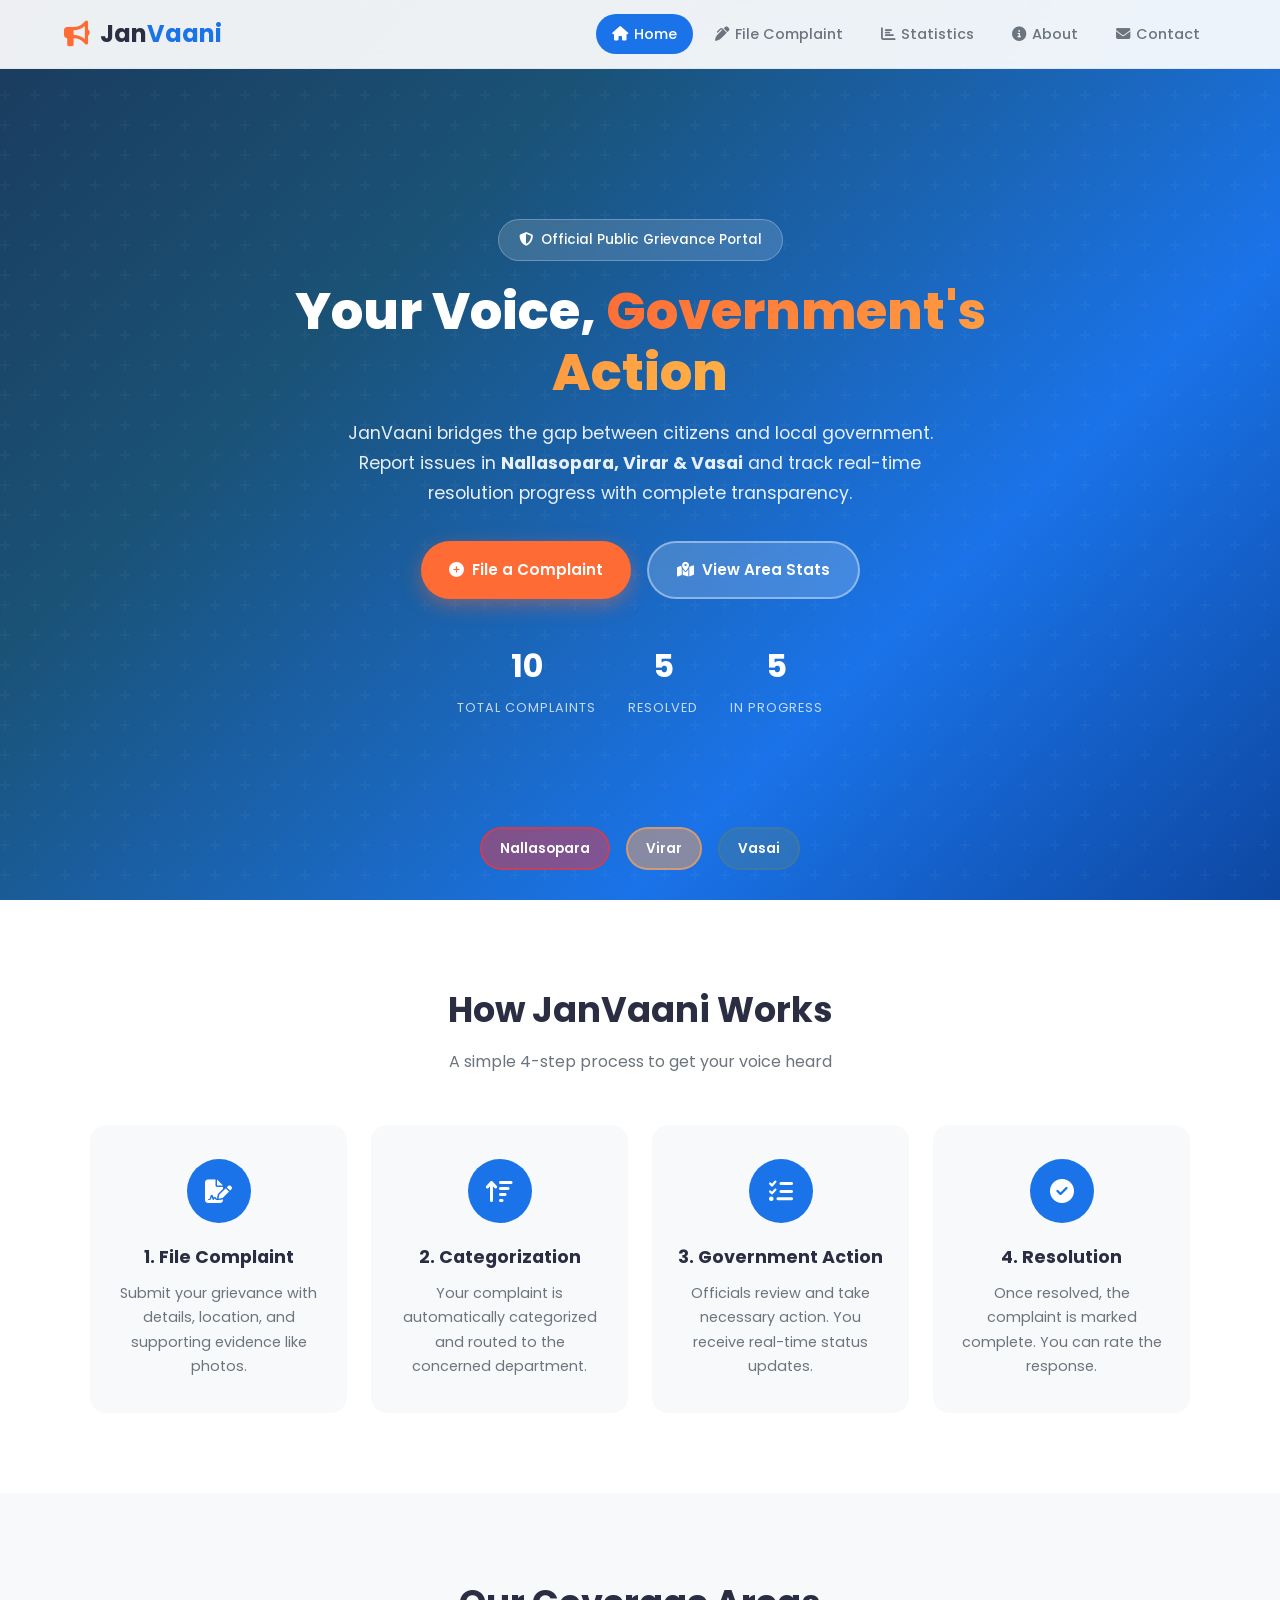
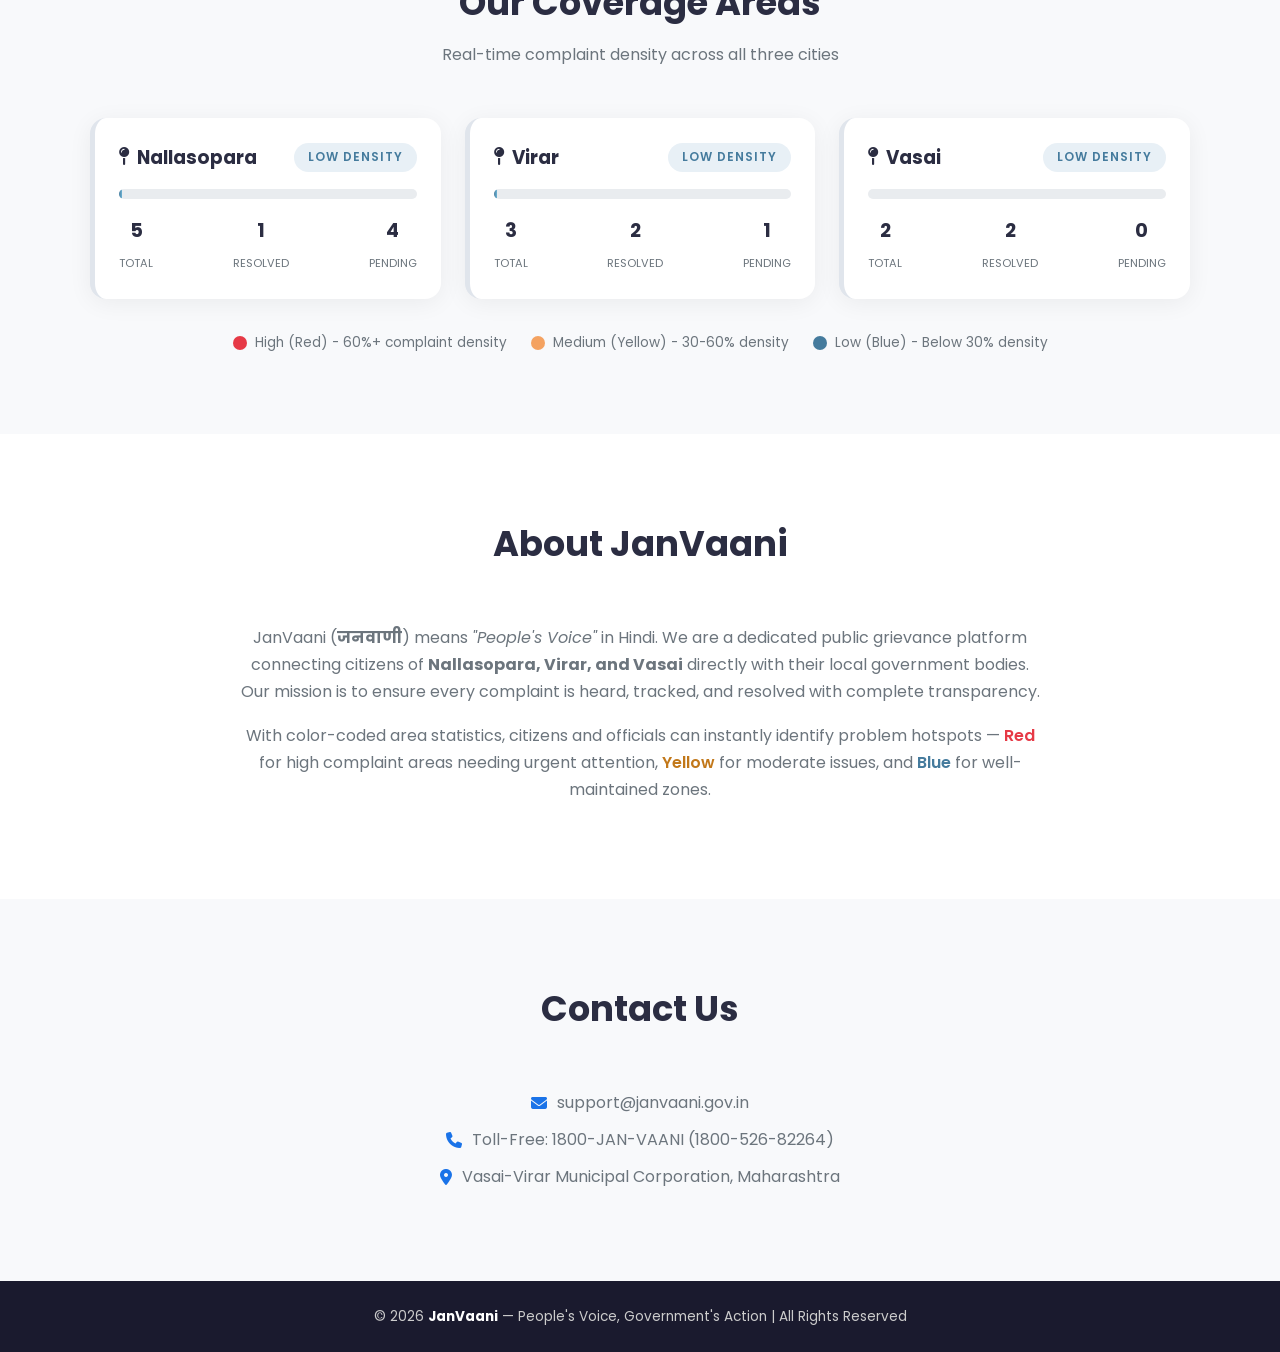
<file: index.html>
<!DOCTYPE html>
<html lang="en">
<head>
    <meta charset="UTF-8">
    <meta name="viewport" content="width=device-width, initial-scale=1.0">
    <title>JanVaani - People's Voice, Government's Action</title>
    <link rel="stylesheet" href="style.css">
    <link href="https://fonts.googleapis.com/css2?family=Poppins:wght@300;400;500;600;700;800&display=swap" rel="stylesheet">
    <link rel="stylesheet" href="https://cdnjs.cloudflare.com/ajax/libs/font-awesome/6.4.0/css/all.min.css">
</head>
<body>
    <!-- Navigation Bar -->
    <nav class="navbar" id="navbar">
        <div class="nav-container">
            <div class="logo">
                <i class="fas fa-bullhorn"></i>
                <span>Jan<span class="logo-highlight">Vaani</span></span>
            </div>
            <div class="nav-links" id="navLinks">
                <a href="index.html" class="active"><i class="fas fa-home"></i> Home</a>
                <a href="complaint.html"><i class="fas fa-pen-alt"></i> File Complaint</a>
                <a href="stats.html"><i class="fas fa-chart-bar"></i> Statistics</a>
                <a href="#about"><i class="fas fa-info-circle"></i> About</a>
                <a href="#contact"><i class="fas fa-envelope"></i> Contact</a>
            </div>
            <div class="hamburger" id="hamburger">
                <span></span><span></span><span></span>
            </div>
        </div>
    </nav>

    <!-- Hero Section -->
    <section class="hero">
        <div class="hero-overlay"></div>
        <div class="hero-content">
            <div class="hero-badge">
                <i class="fas fa-shield-alt"></i> Official Public Grievance Portal
            </div>
            <h1>Your Voice, <span class="gradient-text">Government's Action</span></h1>
            <p>JanVaani bridges the gap between citizens and local government. Report issues in <strong>Nallasopara, Virar & Vasai</strong> and track real-time resolution progress with complete transparency.</p>
            <div class="hero-buttons">
                <a href="complaint.html" class="btn btn-primary">
                    <i class="fas fa-plus-circle"></i> File a Complaint
                </a>
                <a href="stats.html" class="btn btn-secondary">
                    <i class="fas fa-map-marked-alt"></i> View Area Stats
                </a>
            </div>
            <div class="hero-stats">
                <div class="stat-item">
                    <span class="stat-number" id="totalComplaints">1,247</span>
                    <span class="stat-label">Total Complaints</span>
                </div>
                <div class="stat-item">
                    <span class="stat-number" id="resolvedCount">892</span>
                    <span class="stat-label">Resolved</span>
                </div>
                <div class="stat-item">
                    <span class="stat-number" id="pendingCount">355</span>
                    <span class="stat-label">In Progress</span>
                </div>
            </div>
        </div>
        <div class="hero-cities">
            <span class="city-tag nallasopara">Nallasopara</span>
            <span class="city-tag virar">Virar</span>
            <span class="city-tag vasai">Vasai</span>
        </div>
    </section>

    <!-- How It Works -->
    <section class="how-it-works" id="how-it-works">
        <div class="section-header">
            <h2>How JanVaani Works</h2>
            <p>A simple 4-step process to get your voice heard</p>
        </div>
        <div class="steps-container">
            <div class="step-card">
                <div class="step-icon"><i class="fas fa-file-signature"></i></div>
                <h3>1. File Complaint</h3>
                <p>Submit your grievance with details, location, and supporting evidence like photos.</p>
            </div>
            <div class="step-card">
                <div class="step-icon"><i class="fas fa-sort-amount-up"></i></div>
                <h3>2. Categorization</h3>
                <p>Your complaint is automatically categorized and routed to the concerned department.</p>
            </div>
            <div class="step-card">
                <div class="step-icon"><i class="fas fa-tasks"></i></div>
                <h3>3. Government Action</h3>
                <p>Officials review and take necessary action. You receive real-time status updates.</p>
            </div>
            <div class="step-card">
                <div class="step-icon"><i class="fas fa-check-circle"></i></div>
                <h3>4. Resolution</h3>
                <p>Once resolved, the complaint is marked complete. You can rate the response.</p>
            </div>
        </div>
    </section>

    <!-- City Highlight Cards -->
    <section class="city-highlights">
        <div class="section-header">
            <h2>Our Coverage Areas</h2>
            <p>Real-time complaint density across all three cities</p>
        </div>
        <div class="city-cards">
            <div class="city-card" id="nallasoparaCard">
                <div class="city-card-header">
                    <h3><i class="fas fa-map-pin"></i> Nallasopara</h3>
                    <span class="density-badge high-density" id="nallasoparaDensity">High Density</span>
                </div>
                <div class="city-card-body">
                    <div class="density-visual">
                        <div class="density-bar high" id="nallasoparaBar" style="width: 78%;"></div>
                    </div>
                    <div class="city-stats-row">
                        <div><strong id="nallasoparaTotal">486</strong><small>Total</small></div>
                        <div><strong id="nallasoparaResolved">312</strong><small>Resolved</small></div>
                        <div><strong id="nallasoparaPending">174</strong><small>Pending</small></div>
                    </div>
                </div>
            </div>
            <div class="city-card" id="virarCard">
                <div class="city-card-header">
                    <h3><i class="fas fa-map-pin"></i> Virar</h3>
                    <span class="density-badge medium-density" id="virarDensity">Medium Density</span>
                </div>
                <div class="city-card-body">
                    <div class="density-visual">
                        <div class="density-bar medium" id="virarBar" style="width: 52%;"></div>
                    </div>
                    <div class="city-stats-row">
                        <div><strong id="virarTotal">325</strong><small>Total</small></div>
                        <div><strong id="virarResolved">241</strong><small>Resolved</small></div>
                        <div><strong id="virarPending">84</strong><small>Pending</small></div>
                    </div>
                </div>
            </div>
            <div class="city-card" id="vasaiCard">
                <div class="city-card-header">
                    <h3><i class="fas fa-map-pin"></i> Vasai</h3>
                    <span class="density-badge low-density" id="vasaiDensity">Low Density</span>
                </div>
                <div class="city-card-body">
                    <div class="density-visual">
                        <div class="density-bar low" id="vasaiBar" style="width: 28%;"></div>
                    </div>
                    <div class="city-stats-row">
                        <div><strong id="vasaiTotal">178</strong><small>Total</small></div>
                        <div><strong id="vasaiResolved">149</strong><small>Resolved</small></div>
                        <div><strong id="vasaiPending">29</strong><small>Pending</small></div>
                    </div>
                </div>
            </div>
        </div>
        <div class="color-legend">
            <span class="legend-item"><span class="legend-dot red-dot"></span> High (Red) - 60%+ complaint density</span>
            <span class="legend-item"><span class="legend-dot yellow-dot"></span> Medium (Yellow) - 30-60% density</span>
            <span class="legend-item"><span class="legend-dot blue-dot"></span> Low (Blue) - Below 30% density</span>
        </div>
    </section>

    <!-- About Section -->
    <section class="about" id="about">
        <div class="section-header">
            <h2>About JanVaani</h2>
        </div>
        <div class="about-content">
            <p>JanVaani (<strong>जनवाणी</strong>) means <em>"People's Voice"</em> in Hindi. We are a dedicated public grievance platform connecting citizens of <strong>Nallasopara, Virar, and Vasai</strong> directly with their local government bodies. Our mission is to ensure every complaint is heard, tracked, and resolved with complete transparency.</p>
            <p>With color-coded area statistics, citizens and officials can instantly identify problem hotspots — <span class="text-red">Red</span> for high complaint areas needing urgent attention, <span class="text-yellow">Yellow</span> for moderate issues, and <span class="text-blue">Blue</span> for well-maintained zones.</p>
        </div>
    </section>

    <!-- Contact Section -->
    <section class="contact" id="contact">
        <div class="section-header">
            <h2>Contact Us</h2>
        </div>
        <div class="contact-content">
            <p><i class="fas fa-envelope"></i> support@janvaani.gov.in</p>
            <p><i class="fas fa-phone"></i> Toll-Free: 1800-JAN-VAANI (1800-526-82264)</p>
            <p><i class="fas fa-map-marker-alt"></i> Vasai-Virar Municipal Corporation, Maharashtra</p>
        </div>
    </section>

    <!-- Footer -->
    <footer>
        <p>&copy; 2026 <strong>JanVaani</strong> — People's Voice, Government's Action | All Rights Reserved</p>
    </footer>

    <script src="script.js"></script>
</body>
</html>
</file>
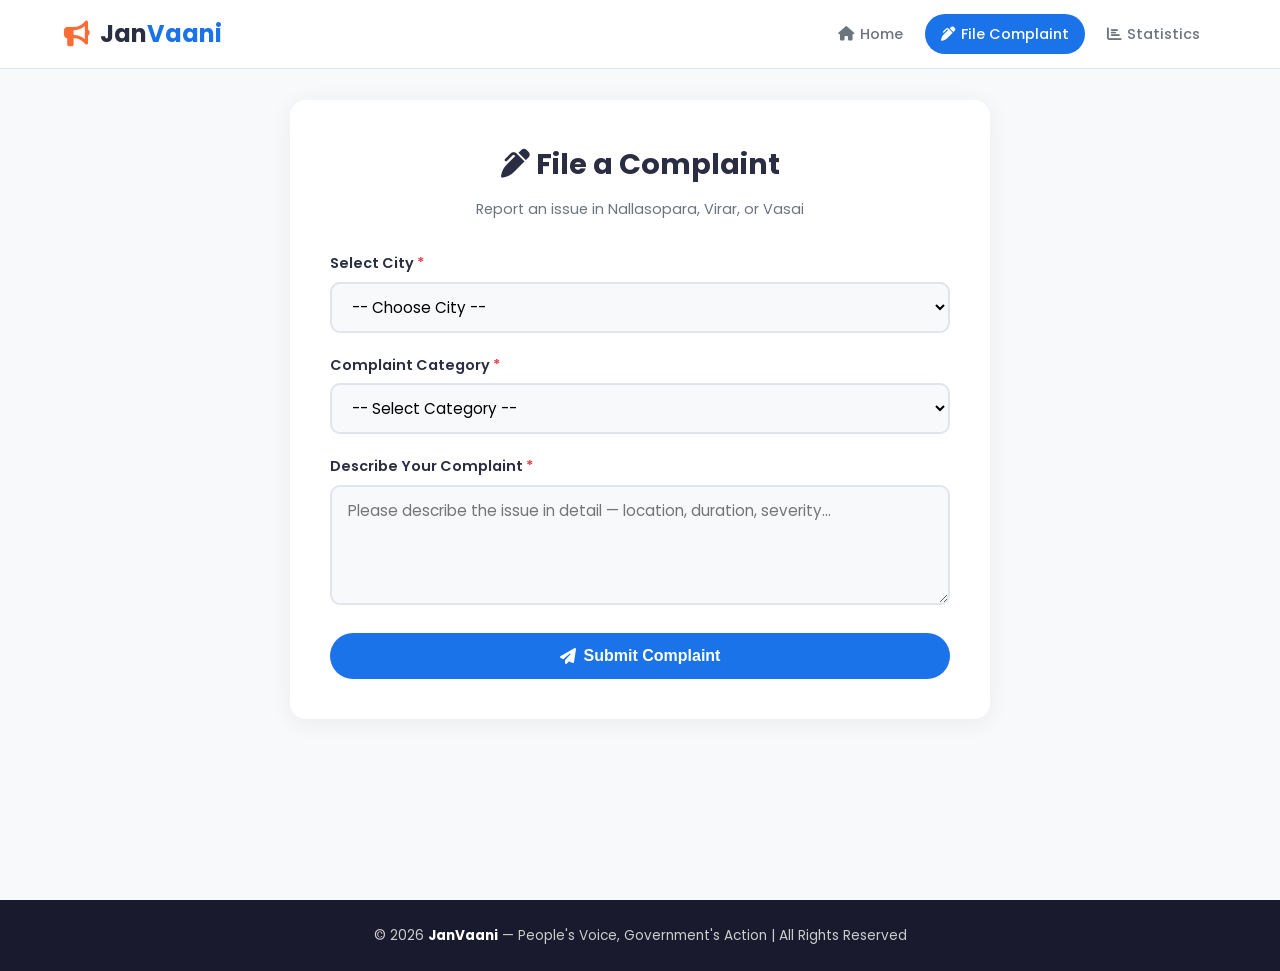
<file: complaint.html>
<!DOCTYPE html>
<html lang="en">
<head>
    <meta charset="UTF-8">
    <meta name="viewport" content="width=device-width, initial-scale=1.0">
    <title>File Complaint - JanVaani</title>
    <link rel="stylesheet" href="style.css">
    <link href="https://fonts.googleapis.com/css2?family=Poppins:wght@300;400;500;600;700;800&display=swap" rel="stylesheet">
    <link rel="stylesheet" href="https://cdnjs.cloudflare.com/ajax/libs/font-awesome/6.4.0/css/all.min.css">
</head>
<body>
    <!-- Navigation -->
    <nav class="navbar scrolled" id="navbar">
        <div class="nav-container">
            <div class="logo">
                <i class="fas fa-bullhorn"></i>
                <span>Jan<span class="logo-highlight">Vaani</span></span>
            </div>
            <div class="nav-links" id="navLinks">
                <a href="index.html"><i class="fas fa-home"></i> Home</a>
                <a href="complaint.html" class="active"><i class="fas fa-pen-alt"></i> File Complaint</a>
                <a href="stats.html"><i class="fas fa-chart-bar"></i> Statistics</a>
            </div>
            <div class="hamburger" id="hamburger">
                <span></span><span></span><span></span>
            </div>
        </div>
    </nav>

    <!-- Complaint Form -->
    <section class="complaint-page">
        <div class="complaint-container">
            <h2><i class="fas fa-pen-alt"></i> File a Complaint</h2>
            <p class="subtitle">Report an issue in Nallasopara, Virar, or Vasai</p>

            <form id="complaintForm" onsubmit="return window.handleComplaintSubmit(event)">
                <div class="form-group">
                    <label for="city">Select City <span style="color:#e63946;">*</span></label>
                    <select id="city" name="city" required>
                        <option value="">-- Choose City --</option>
                        <option value="Nallasopara">Nallasopara</option>
                        <option value="Virar">Virar</option>
                        <option value="Vasai">Vasai</option>
                    </select>
                </div>

                <div class="form-group">
                    <label for="category">Complaint Category <span style="color:#e63946;">*</span></label>
                    <select id="category" name="category" required>
                        <option value="">-- Select Category --</option>
                        <option value="Road Damage">Road Damage / Potholes</option>
                        <option value="Water Supply">Water Supply Issues</option>
                        <option value="Drainage">Drainage / Sewage</option>
                        <option value="Street Light">Street Light Problems</option>
                        <option value="Garbage">Garbage Collection</option>
                        <option value="Noise Pollution">Noise Pollution</option>
                        <option value="Park Maintenance">Park Maintenance</option>
                        <option value="Electricity">Electricity Issues</option>
                        <option value="Public Transport">Public Transport</option>
                        <option value="Other">Other</option>
                    </select>
                </div>

                <div class="form-group">
                    <label for="description">Describe Your Complaint <span style="color:#e63946;">*</span></label>
                    <textarea id="description" name="description" placeholder="Please describe the issue in detail — location, duration, severity..." required></textarea>
                </div>

                <button type="submit" class="submit-btn">
                    <i class="fas fa-paper-plane"></i> Submit Complaint
                </button>
            </form>

            <div class="success-msg" id="successMessage"></div>
        </div>
    </section>

    <footer>
        <p>&copy; 2026 <strong>JanVaani</strong> — People's Voice, Government's Action | All Rights Reserved</p>
    </footer>

    <script src="script.js"></script>
</body>
</html>
</file>
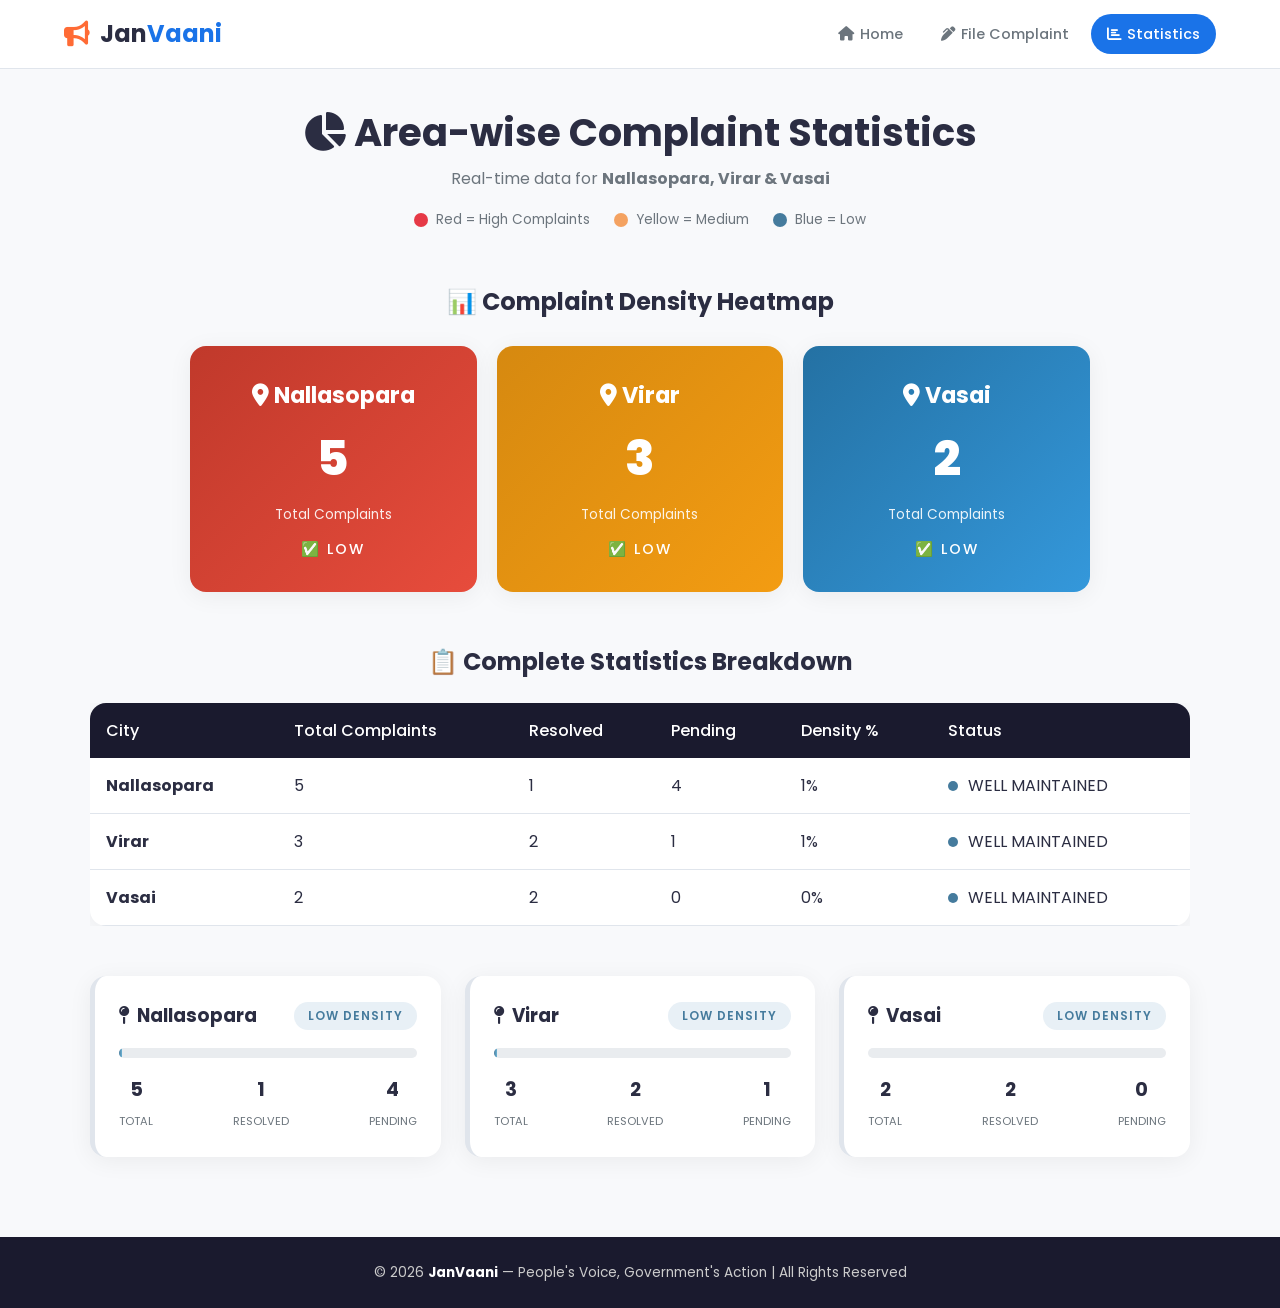
<file: stats.html>
<!DOCTYPE html>
<html lang="en">
<head>
    <meta charset="UTF-8">
    <meta name="viewport" content="width=device-width, initial-scale=1.0">
    <title>Statistics - JanVaani | Area-wise Complaint Data</title>
    <link rel="stylesheet" href="style.css">
    <link href="https://fonts.googleapis.com/css2?family=Poppins:wght@300;400;500;600;700;800&display=swap" rel="stylesheet">
    <link rel="stylesheet" href="https://cdnjs.cloudflare.com/ajax/libs/font-awesome/6.4.0/css/all.min.css">
</head>
<body>
    <!-- Navigation -->
    <nav class="navbar scrolled" id="navbar">
        <div class="nav-container">
            <div class="logo">
                <i class="fas fa-bullhorn"></i>
                <span>Jan<span class="logo-highlight">Vaani</span></span>
            </div>
            <div class="nav-links" id="navLinks">
                <a href="index.html"><i class="fas fa-home"></i> Home</a>
                <a href="complaint.html"><i class="fas fa-pen-alt"></i> File Complaint</a>
                <a href="stats.html" class="active"><i class="fas fa-chart-bar"></i> Statistics</a>
            </div>
            <div class="hamburger" id="hamburger">
                <span></span><span></span><span></span>
            </div>
        </div>
    </nav>

    <!-- Stats Page Content -->
    <section class="stats-page">
        <div class="stats-container">
            <div class="stats-hero">
                <h1><i class="fas fa-chart-pie"></i> Area-wise Complaint Statistics</h1>
                <p>Real-time data for <strong>Nallasopara, Virar & Vasai</strong></p>
                <div class="color-legend" style="margin-top:16px;">
                    <span class="legend-item"><span class="legend-dot red-dot"></span> Red = High Complaints</span>
                    <span class="legend-item"><span class="legend-dot yellow-dot"></span> Yellow = Medium</span>
                    <span class="legend-item"><span class="legend-dot blue-dot"></span> Blue = Low</span>
                </div>
            </div>

            <!-- Heatmap Cards -->
            <div class="heatmap-section">
                <h2>📊 Complaint Density Heatmap</h2>
                <div class="heatmap-grid">
                    <div class="heatmap-card high" id="nallasoparaHeatmapCard">
                        <h3><i class="fas fa-map-marker-alt"></i> Nallasopara</h3>
                        <span class="complaint-count">486</span>
                        <span class="complaint-label">Total Complaints</span>
                        <div class="status-text">⚠ Urgent</div>
                    </div>
                    <div class="heatmap-card medium" id="virarHeatmapCard">
                        <h3><i class="fas fa-map-marker-alt"></i> Virar</h3>
                        <span class="complaint-count">325</span>
                        <span class="complaint-label">Total Complaints</span>
                        <div class="status-text">⚡ Moderate</div>
                    </div>
                    <div class="heatmap-card low" id="vasaiHeatmapCard">
                        <h3><i class="fas fa-map-marker-alt"></i> Vasai</h3>
                        <span class="complaint-count">178</span>
                        <span class="complaint-label">Total Complaints</span>
                        <div class="status-text">✅ Low</div>
                    </div>
                </div>
            </div>

            <!-- Detailed Stats Table -->
            <div class="stats-table-section">
                <h2>📋 Complete Statistics Breakdown</h2>
                <div style="overflow-x:auto;">
                    <table class="stats-table">
                        <thead>
                            <tr>
                                <th>City</th>
                                <th>Total Complaints</th>
                                <th>Resolved</th>
                                <th>Pending</th>
                                <th>Density %</th>
                                <th>Status</th>
                            </tr>
                        </thead>
                        <tbody id="statsTableBody">
                            <!-- Populated by JavaScript -->
                        </tbody>
                    </table>
                </div>
            </div>

            <!-- City Cards (same as homepage for consistency) -->
            <div class="city-cards" style="margin-top:20px;">
                <div class="city-card" id="nallasoparaCard">
                    <div class="city-card-header">
                        <h3><i class="fas fa-map-pin"></i> Nallasopara</h3>
                        <span class="density-badge high-density" id="nallasoparaDensity">High Density</span>
                    </div>
                    <div class="city-card-body">
                        <div class="density-visual">
                            <div class="density-bar high" id="nallasoparaBar" style="width:78%;"></div>
                        </div>
                        <div class="city-stats-row">
                            <div><strong id="nallasoparaTotal">486</strong><small>Total</small></div>
                            <div><strong id="nallasoparaResolved">312</strong><small>Resolved</small></div>
                            <div><strong id="nallasoparaPending">174</strong><small>Pending</small></div>
                        </div>
                    </div>
                </div>
                <div class="city-card" id="virarCard">
                    <div class="city-card-header">
                        <h3><i class="fas fa-map-pin"></i> Virar</h3>
                        <span class="density-badge medium-density" id="virarDensity">Medium Density</span>
                    </div>
                    <div class="city-card-body">
                        <div class="density-visual">
                            <div class="density-bar medium" id="virarBar" style="width:52%;"></div>
                        </div>
                        <div class="city-stats-row">
                            <div><strong id="virarTotal">325</strong><small>Total</small></div>
                            <div><strong id="virarResolved">241</strong><small>Resolved</small></div>
                            <div><strong id="virarPending">84</strong><small>Pending</small></div>
                        </div>
                    </div>
                </div>
                <div class="city-card" id="vasaiCard">
                    <div class="city-card-header">
                        <h3><i class="fas fa-map-pin"></i> Vasai</h3>
                        <span class="density-badge low-density" id="vasaiDensity">Low Density</span>
                    </div>
                    <div class="city-card-body">
                        <div class="density-visual">
                            <div class="density-bar low" id="vasaiBar" style="width:28%;"></div>
                        </div>
                        <div class="city-stats-row">
                            <div><strong id="vasaiTotal">178</strong><small>Total</small></div>
                            <div><strong id="vasaiResolved">149</strong><small>Resolved</small></div>
                            <div><strong id="vasaiPending">29</strong><small>Pending</small></div>
                        </div>
                    </div>
                </div>
            </div>
        </div>
    </section>

    <footer>
        <p>&copy; 2026 <strong>JanVaani</strong> — People's Voice, Government's Action | All Rights Reserved</p>
    </footer>

    <script src="script.js"></script>
</body>
</html>
</file>
<file: style.css>
:root {
    --primary: #1a73e8;
    --primary-dark: #1557b0;
    --accent: #ff6b35;
    --red: #e63946;
    --red-light: #fce4e4;
    --yellow: #f4a261;
    --yellow-light: #fef3e7;
    --blue: #457b9d;
    --blue-light: #e8f0f6;
    --green: #2a9d8f;
    --bg: #f8f9fb;
    --card-bg: #ffffff;
    --text: #2b2d42;
    --text-light: #6c757d;
    --border: #e0e5ec;
    --shadow: 0 4px 24px rgba(0,0,0,0.06);
    --shadow-lg: 0 12px 40px rgba(0,0,0,0.1);
    --radius: 16px;
    --radius-sm: 10px;
    --transition: 0.3s cubic-bezier(0.4, 0, 0.2, 1);
}

/* ---------- Reset & Base ---------- */
*, *::before, *::after { box-sizing: border-box; margin: 0; padding: 0; }

html { scroll-behavior: smooth; font-size: 16px; }

body {
    font-family: 'Poppins', sans-serif;
    background: var(--bg);
    color: var(--text);
    line-height: 1.7;
    overflow-x: hidden;
}

a { text-decoration: none; color: inherit; }
img { max-width: 100%; display: block; }

/* ---------- Navbar ---------- */
.navbar {
    position: fixed; top: 0; left: 0; width: 100%;
    background: rgba(255,255,255,0.92);
    backdrop-filter: blur(16px);
    -webkit-backdrop-filter: blur(16px);
    border-bottom: 1px solid var(--border);
    z-index: 1000;
    transition: var(--transition);
}
.navbar.scrolled { box-shadow: var(--shadow); }

.nav-container {
    max-width: 1200px; margin: 0 auto;
    display: flex; align-items: center; justify-content: space-between;
    padding: 0 24px; height: 68px;
}

.logo {
    display: flex; align-items: center; gap: 10px;
    font-size: 1.5rem; font-weight: 700; color: var(--text);
}
.logo i { color: var(--accent); font-size: 1.6rem; }
.logo-highlight { color: var(--primary); }

.nav-links { display: flex; gap: 6px; align-items: center; }
.nav-links a {
    padding: 8px 16px; border-radius: 25px;
    font-size: 0.9rem; font-weight: 500;
    color: var(--text-light);
    transition: var(--transition);
    display: flex; align-items: center; gap: 6px;
    white-space: nowrap;
}
.nav-links a:hover, .nav-links a.active {
    background: var(--primary);
    color: #fff;
}

.hamburger { display: none; flex-direction: column; gap: 5px; cursor: pointer; }
.hamburger span {
    width: 26px; height: 3px; background: var(--text);
    border-radius: 3px; transition: var(--transition);
}

/* ---------- Hero Section ---------- */
.hero {
    position: relative;
    min-height: 100vh;
    display: flex; align-items: center; justify-content: center;
    background: linear-gradient(135deg, #1a3a5c 0%, #1a5276 30%, #1a73e8 70%, #0d47a1 100%);
    overflow: hidden;
    padding: 100px 24px 60px;
}
.hero-overlay {
    position: absolute; inset: 0;
    background: url("data:image/svg+xml,%3Csvg width='60' height='60' viewBox='0 0 60 60' xmlns='http://www.w3.org/2000/svg'%3E%3Cg fill='none' fill-rule='evenodd'%3E%3Cg fill='%23ffffff' fill-opacity='0.03'%3E%3Cpath d='M36 34v-4h-2v4h-4v2h4v4h2v-4h4v-2h-4zm0-30V0h-2v4h-4v2h4v4h2V6h4V4h-4zM6 34v-4H4v4H0v2h4v4h2v-4h4v-2H6zM6 4V0H4v4H0v2h4v4h2V6h4V4H6z'/%3E%3C/g%3E%3C/g%3E%3C/svg%3E");
}
.hero-content {
    position: relative; z-index: 2;
    text-align: center; max-width: 750px;
    color: #fff;
}
.hero-badge {
    display: inline-flex; align-items: center; gap: 8px;
    background: rgba(255,255,255,0.15);
    border: 1px solid rgba(255,255,255,0.25);
    padding: 8px 20px; border-radius: 30px;
    font-size: 0.85rem; font-weight: 500; margin-bottom: 20px;
    backdrop-filter: blur(8px);
}
.hero h1 {
    font-size: 3.2rem; font-weight: 800; line-height: 1.2; margin-bottom: 16px;
}
.gradient-text { background: linear-gradient(135deg, #ff6b35, #ffb347); -webkit-background-clip: text; -webkit-text-fill-color: transparent; background-clip: text; }
.hero p { font-size: 1.1rem; opacity: 0.9; margin-bottom: 32px; max-width: 600px; margin-left: auto; margin-right: auto; }

.hero-buttons { display: flex; gap: 16px; justify-content: center; flex-wrap: wrap; margin-bottom: 40px; }
.btn {
    display: inline-flex; align-items: center; gap: 8px;
    padding: 14px 28px; border-radius: 30px;
    font-weight: 600; font-size: 0.95rem;
    transition: var(--transition); cursor: pointer;
    border: none;
}
.btn-primary { background: var(--accent); color: #fff; box-shadow: 0 6px 20px rgba(255,107,53,0.4); }
.btn-primary:hover { background: #e85d2a; transform: translateY(-2px); box-shadow: 0 10px 28px rgba(255,107,53,0.5); }
.btn-secondary { background: rgba(255,255,255,0.18); color: #fff; border: 2px solid rgba(255,255,255,0.4); backdrop-filter: blur(8px); }
.btn-secondary:hover { background: rgba(255,255,255,0.28); transform: translateY(-2px); }

.hero-stats {
    display: flex; gap: 32px; justify-content: center; flex-wrap: wrap;
}
.stat-item { text-align: center; }
.stat-number { display: block; font-size: 2rem; font-weight: 700; }
.stat-label { font-size: 0.8rem; opacity: 0.75; text-transform: uppercase; letter-spacing: 1px; }

.hero-cities {
    position: absolute; bottom: 30px; left: 50%; transform: translateX(-50%);
    display: flex; gap: 16px; flex-wrap: wrap; justify-content: center; z-index: 2;
}
.city-tag {
    padding: 8px 18px; border-radius: 25px;
    font-size: 0.85rem; font-weight: 600;
    backdrop-filter: blur(10px);
    border: 2px solid rgba(255,255,255,0.5);
    color: #fff;
}
.city-tag.nallasopara { background: rgba(230,57,70,0.5); border-color: rgba(230,57,70,0.7); }
.city-tag.virar { background: rgba(244,162,97,0.5); border-color: rgba(244,162,97,0.7); }
.city-tag.vasai { background: rgba(69,123,157,0.5); border-color: rgba(69,123,157,0.7); }

/* ---------- Sections ---------- */
section { padding: 80px 24px; }
.section-header { text-align: center; margin-bottom: 50px; }
.section-header h2 { font-size: 2.2rem; font-weight: 700; color: var(--text); margin-bottom: 8px; }
.section-header p { color: var(--text-light); font-size: 1rem; }

/* ---------- How It Works ---------- */
.how-it-works { background: #fff; }
.steps-container {
    display: grid; grid-template-columns: repeat(auto-fit, minmax(240px, 1fr));
    gap: 24px; max-width: 1100px; margin: 0 auto;
}
.step-card {
    background: var(--bg); border-radius: var(--radius);
    padding: 32px 24px; text-align: center;
    border: 2px solid transparent;
    transition: var(--transition);
}
.step-card:hover { border-color: var(--primary); box-shadow: var(--shadow-lg); transform: translateY(-4px); }
.step-icon {
    width: 64px; height: 64px; border-radius: 50%;
    background: var(--primary); color: #fff;
    display: flex; align-items: center; justify-content: center;
    font-size: 1.5rem; margin: 0 auto 20px;
}
.step-card h3 { font-size: 1.1rem; margin-bottom: 8px; }
.step-card p { font-size: 0.9rem; color: var(--text-light); }

/* ---------- City Highlights ---------- */
.city-highlights { background: var(--bg); }
.city-cards {
    display: grid; grid-template-columns: repeat(auto-fit, minmax(300px, 1fr));
    gap: 24px; max-width: 1100px; margin: 0 auto;
}
.city-card {
    background: #fff; border-radius: var(--radius);
    padding: 24px; box-shadow: var(--shadow);
    border-left: 5px solid var(--border);
    transition: var(--transition);
}
.city-card:hover { box-shadow: var(--shadow-lg); transform: translateY(-3px); }
.city-card-header {
    display: flex; justify-content: space-between; align-items: center;
    margin-bottom: 16px; flex-wrap: wrap; gap: 8px;
}
.city-card-header h3 { font-size: 1.15rem; display: flex; align-items: center; gap: 6px; }
.density-badge {
    padding: 4px 14px; border-radius: 20px;
    font-size: 0.75rem; font-weight: 600; letter-spacing: 1px;
    text-transform: uppercase;
}
.high-density { background: var(--red-light); color: var(--red); }
.medium-density { background: var(--yellow-light); color: #c2781a; }
.low-density { background: var(--blue-light); color: var(--blue); }

.density-visual {
    height: 10px; background: #e9ecef;
    border-radius: 10px; margin-bottom: 16px; overflow: hidden;
}
.density-bar { height: 100%; border-radius: 10px; transition: width 0.8s ease; }
.density-bar.high { background: linear-gradient(90deg, #e63946, #ff6b6b); }
.density-bar.medium { background: linear-gradient(90deg, #f4a261, #ffc107); }
.density-bar.low { background: linear-gradient(90deg, #457b9d, #6db3d4); }

.city-stats-row {
    display: flex; justify-content: space-between; gap: 8px;
}
.city-stats-row div { text-align: center; }
.city-stats-row strong { display: block; font-size: 1.2rem; }
.city-stats-row small { font-size: 0.7rem; color: var(--text-light); text-transform: uppercase; }

/* Color Legend */
.color-legend {
    display: flex; justify-content: center; gap: 24px;
    flex-wrap: wrap; margin-top: 32px;
}
.legend-item { display: flex; align-items: center; gap: 8px; font-size: 0.85rem; color: var(--text-light); }
.legend-dot { width: 14px; height: 14px; border-radius: 50%; display: inline-block; }
.red-dot { background: var(--red); }
.yellow-dot { background: var(--yellow); }
.blue-dot { background: var(--blue); }

/* ---------- About ---------- */
.about { background: #fff; }
.about-content { max-width: 800px; margin: 0 auto; text-align: center; }
.about-content p { margin-bottom: 16px; color: var(--text-light); }
.text-red { color: var(--red); font-weight: 600; }
.text-yellow { color: #c2781a; font-weight: 600; }
.text-blue { color: var(--blue); font-weight: 600; }

/* ---------- Contact ---------- */
.contact { background: var(--bg); }
.contact-content { max-width: 500px; margin: 0 auto; text-align: center; }
.contact-content p { margin-bottom: 10px; display: flex; align-items: center; justify-content: center; gap: 10px; color: var(--text-light); }
.contact-content i { color: var(--primary); }

/* ---------- Footer ---------- */
footer {
    text-align: center; padding: 24px;
    background: #1a1a2e; color: #ccc; font-size: 0.85rem;
}
footer strong { color: #fff; }

/* ==================== COMPLAINT PAGE ==================== */
.complaint-page { padding-top: 100px; min-height: 100vh; background: var(--bg); }
.complaint-container {
    max-width: 700px; margin: 0 auto;
    background: #fff; border-radius: var(--radius);
    padding: 40px; box-shadow: var(--shadow);
}
.complaint-container h2 { text-align: center; margin-bottom: 8px; font-size: 1.8rem; }
.complaint-container .subtitle { text-align: center; color: var(--text-light); margin-bottom: 30px; font-size: 0.9rem; }

.form-group { margin-bottom: 20px; }
.form-group label {
    display: block; font-weight: 600; margin-bottom: 6px;
    font-size: 0.9rem; color: var(--text);
}
.form-group input,
.form-group select,
.form-group textarea {
    width: 100%; padding: 12px 16px;
    border: 2px solid var(--border); border-radius: var(--radius-sm);
    font-family: 'Poppins', sans-serif; font-size: 0.95rem;
    transition: var(--transition); background: var(--bg);
}
.form-group input:focus,
.form-group select:focus,
.form-group textarea:focus {
    outline: none; border-color: var(--primary);
    box-shadow: 0 0 0 4px rgba(26,115,232,0.1);
}
.form-group textarea { resize: vertical; min-height: 120px; }

.submit-btn {
    width: 100%; padding: 14px; background: var(--primary);
    color: #fff; border: none; border-radius: 30px;
    font-size: 1rem; font-weight: 600; cursor: pointer;
    transition: var(--transition);
    display: flex; align-items: center; justify-content: center; gap: 8px;
}
.submit-btn:hover { background: var(--primary-dark); box-shadow: var(--shadow-lg); }

.success-msg {
    display: none; text-align: center; padding: 20px;
    background: #d4edda; color: #155724; border-radius: var(--radius-sm);
    margin-top: 20px; font-weight: 500;
}

/* ==================== STATS PAGE ==================== */
.stats-page { padding-top: 100px; min-height: 100vh; background: var(--bg); }
.stats-container { max-width: 1100px; margin: 0 auto; }

.stats-hero { text-align: center; margin-bottom: 50px; }
.stats-hero h1 { font-size: 2.4rem; font-weight: 700; }
.stats-hero p { color: var(--text-light); }

/* Heatmap Grid */
.heatmap-section { margin-bottom: 50px; }
.heatmap-section h2 { text-align: center; margin-bottom: 24px; font-size: 1.5rem; }
.heatmap-grid {
    display: grid; grid-template-columns: repeat(3, 1fr);
    gap: 20px; max-width: 900px; margin: 0 auto;
}
@media (max-width: 700px) { .heatmap-grid { grid-template-columns: 1fr; } }

.heatmap-card {
    border-radius: var(--radius); padding: 30px 20px;
    text-align: center; color: #fff;
    transition: var(--transition); cursor: pointer;
    box-shadow: var(--shadow);
}
.heatmap-card:hover { transform: scale(1.04); box-shadow: var(--shadow-lg); }
.heatmap-card.high { background: linear-gradient(135deg, #c0392b, #e74c3c); }
.heatmap-card.medium { background: linear-gradient(135deg, #d68910, #f39c12); }
.heatmap-card.low { background: linear-gradient(135deg, #2471a3, #3498db); }
.heatmap-card h3 { font-size: 1.4rem; margin-bottom: 4px; }
.heatmap-card .complaint-count { font-size: 3rem; font-weight: 800; display: block; }
.heatmap-card .complaint-label { font-size: 0.85rem; opacity: 0.9; }
.heatmap-card .status-text { margin-top: 10px; font-size: 0.9rem; font-weight: 500; text-transform: uppercase; letter-spacing: 2px; }

/* Stats Table */
.stats-table-section { margin-bottom: 50px; }
.stats-table-section h2 { text-align: center; margin-bottom: 20px; }
.stats-table {
    width: 100%; border-collapse: collapse;
    background: #fff; border-radius: var(--radius);
    overflow: hidden; box-shadow: var(--shadow);
}
.stats-table th {
    background: #1a1a2e; color: #fff; padding: 14px 16px;
    text-align: left; font-weight: 500;
}
.stats-table td { padding: 14px 16px; border-bottom: 1px solid var(--border); }
.stats-table tr:hover td { background: #f8f9fb; }
.status-dot { display: inline-block; width: 10px; height: 10px; border-radius: 50%; margin-right: 6px; }
.status-dot.high { background: var(--red); }
.status-dot.medium { background: var(--yellow); }
.status-dot.low { background: var(--blue); }

/* ==================== RESPONSIVE ==================== */
@media (max-width: 768px) {
    .hero h1 { font-size: 2rem; }
    .hero p { font-size: 0.95rem; }
    .hero-stats { gap: 20px; }
    .stat-number { font-size: 1.5rem; }
    .nav-links {
        position: fixed; top: 68px; left: 0; width: 100%;
        background: #fff; flex-direction: column;
        padding: 16px; gap: 4px;
        border-bottom: 2px solid var(--border);
        display: none; box-shadow: var(--shadow-lg);
    }
    .nav-links.show { display: flex; }
    .hamburger { display: flex; }
    .complaint-container { padding: 24px; margin: 0 12px; }
    .city-cards { grid-template-columns: 1fr; }
    .steps-container { grid-template-columns: 1fr 1fr; }
}
@media (max-width: 480px) {
    .steps-container { grid-template-columns: 1fr; }
    .hero-buttons { flex-direction: column; align-items: center; }
    .hero-cities { bottom: 16px; gap: 8px; }
    .city-tag { font-size: 0.75rem; padding: 6px 12px; }
}
</file>
